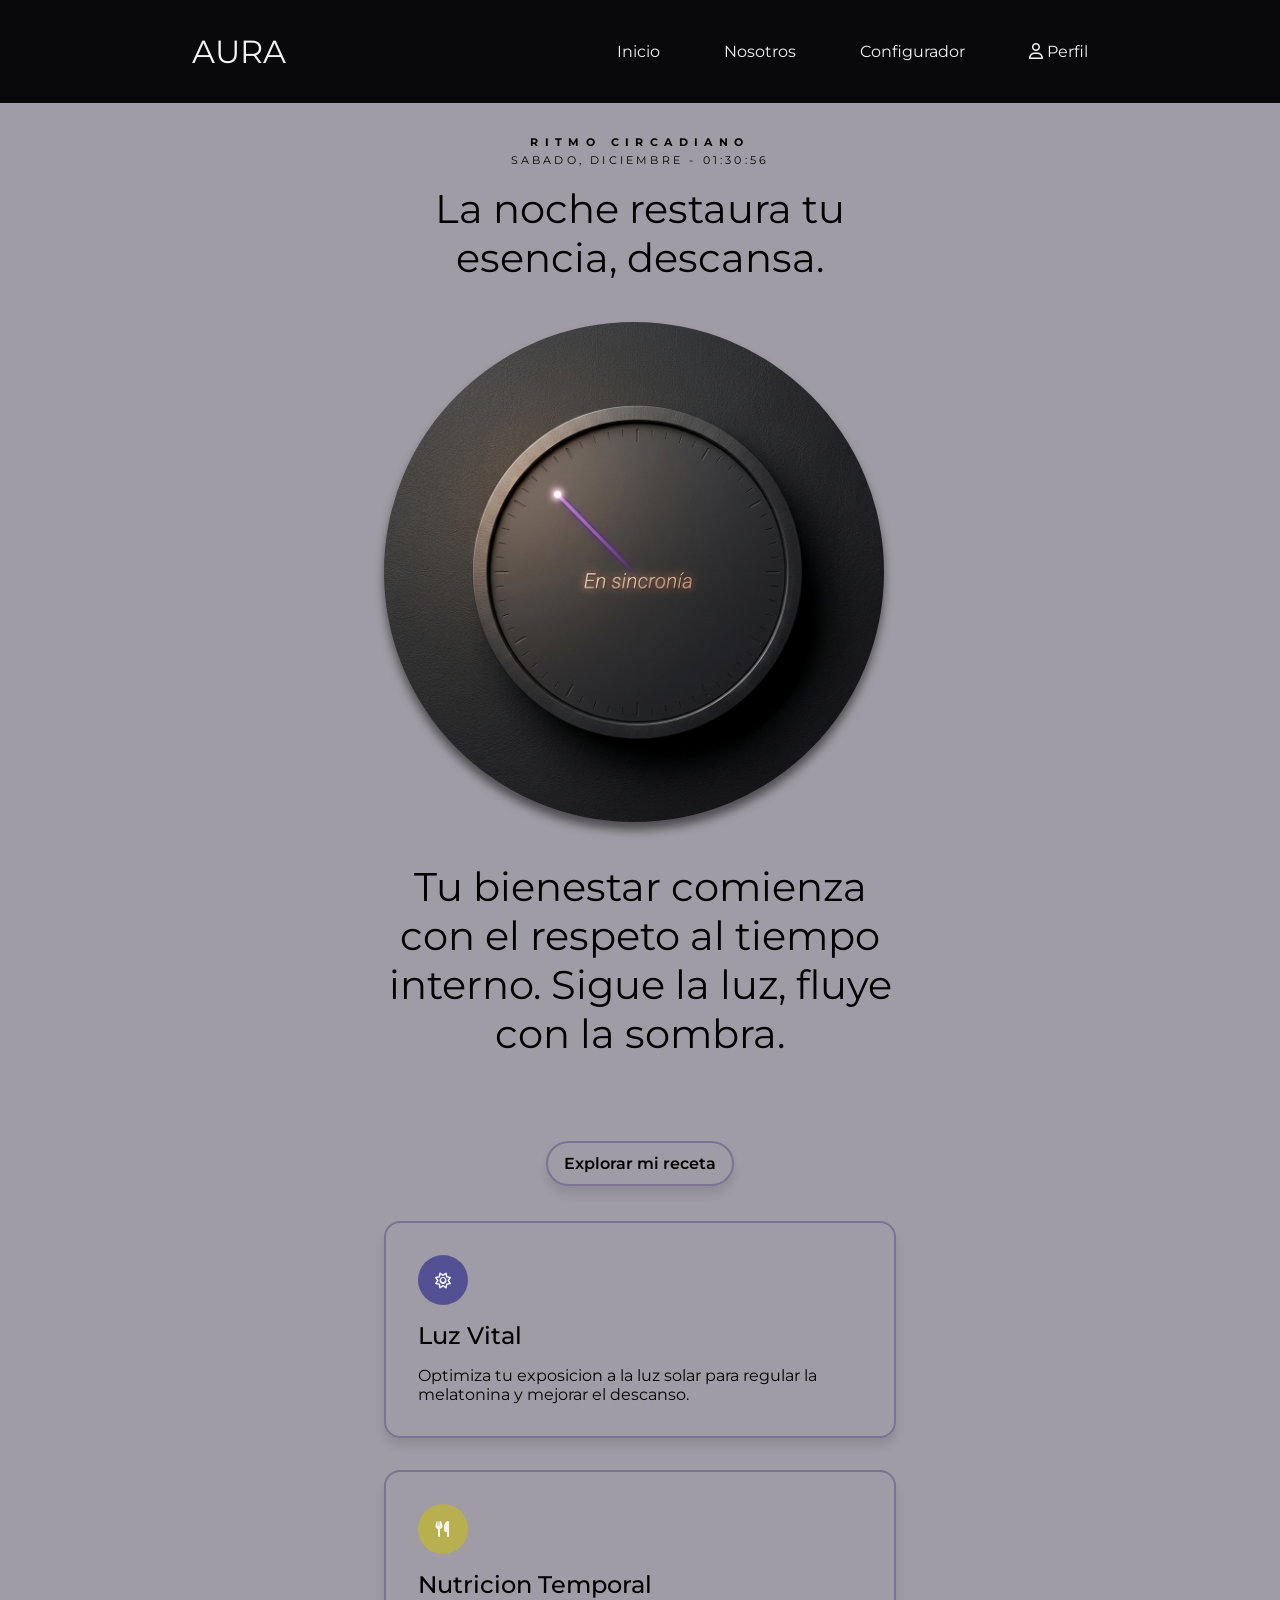
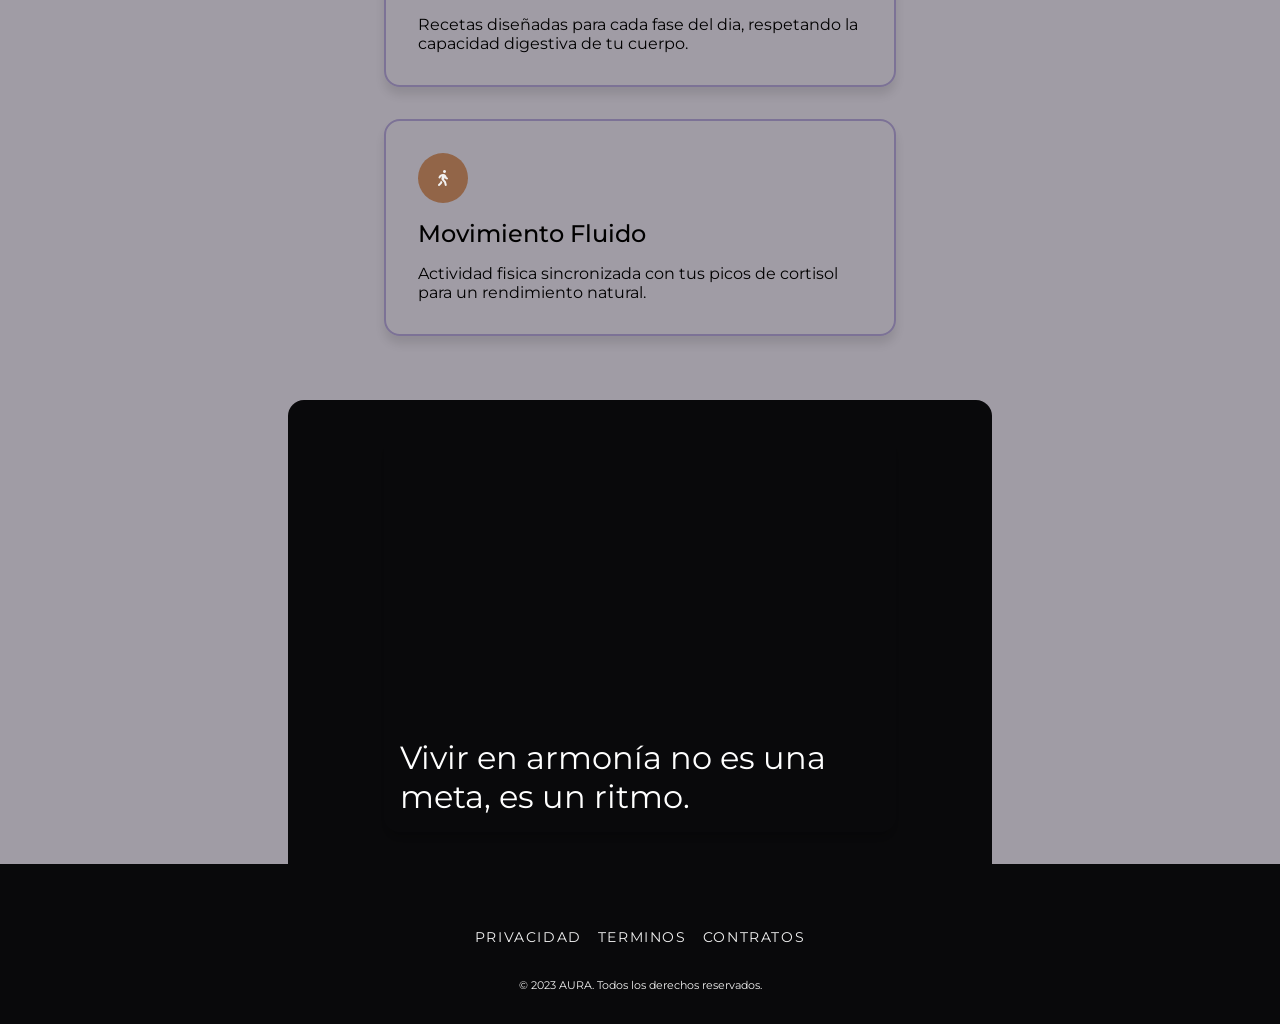
<file: index.html>
<!DOCTYPE html>
<html lang="es">
<head>
    <meta charset="UTF-8">
    <meta name="viewport" content="width=device-width, initial-scale=1.0">
    <!-- Etiqueta meta para el SEO -->
    <meta name="description" content="Aqui encontrarás la sincronizacion  de tu bienestar con el ciclo solar.Una guia interactiva de calma y habitos para equilibrar cuerpo y mente.">
    <meta name="keywords" content="AURA, bienestar, ciclo solar, ritmo circadiano, salud, bienestar emocional, bienestar fisico">
    <meta name="author" content="Kevin Ruiz">
    <!-- Etiqueta title para el SEO -->
    <title>AURA - Sincroniza tu Bienestar con el Ciclo Solar</title>
    <link rel="stylesheet" href="css/main.css">
</head>
<body>

    <nav class="navbar" id="navbar"></nav>

    <main class="main-content">
        <section class="section hero-section">
            <!-- Etiqueta H1 para el SEO -->
            <h1 class="home-title"><strong>Ritmo circadiano</strong></h1>
            <span id="clock-light">00:00</span>
            <h3 class="home-subtitle">La noche restaura tu esencia, descansa.</h3>
            
            <div id="clock"></div>

            <h3 class="home-subtitle">Tu bienestar comienza con el respeto al tiempo interno. Sigue la luz, fluye con la sombra.</h3>
        
        </section>

        <section class="section tips">
            <span>Explorar mi receta</span>
            <div class="cards-tips">
                <article class="card">
                    <div class="card-icon" style="background-color: #2421899d;">
                        <i class="fa-regular fa-sun"></i>
                    </div>
                    <h3>Luz Vital</h3>
                    <p>Optimiza tu exposicion a la luz solar para regular la melatonina y mejorar el descanso.</p>
                </article>
                <article class="card">
                    <div class="card-icon" style="background-color: #c8bd1ea0;">
                        <i class="fa-solid fa-utensils"></i>
                    </div>
                    <h3>Nutricion Temporal</h3>
                    <p>Recetas diseñadas para cada fase del dia, respetando la capacidad digestiva de tu cuerpo.</p>
                </article>
                <article class="card">
                    <div class="card-icon" style="background-color: #8b4513a0;">
                        <i class="fa-solid fa-person-walking"></i>
                    </div>
                    <h3>Movimiento Fluido</h3>
                    <p>Actividad fisica sincronizada con tus picos de cortisol para un rendimiento natural.</p>
                </article>
            </div>
        </section>

        <section class="section manifest-section">
            <div class="manifest-banner">
                <h4>Vivir en armonía no es una meta, es un ritmo.</h4>
            </div>
        </section>
    </main>
    <footer class="footer">
        <section class="terms">
            <a href="#">Privacidad</a>
            <a href="#">Terminos</a>   
            <a href="#">Contratos</a>   
        </section>
        <p>&copy; 2023 AURA. Todos los derechos reservados.</p>
    </footer>
    
    <script src="./js/main.js" type="module"></script>
    <script src="./js/navbar.js" type="module"></script>
</body>
</html>
</file>
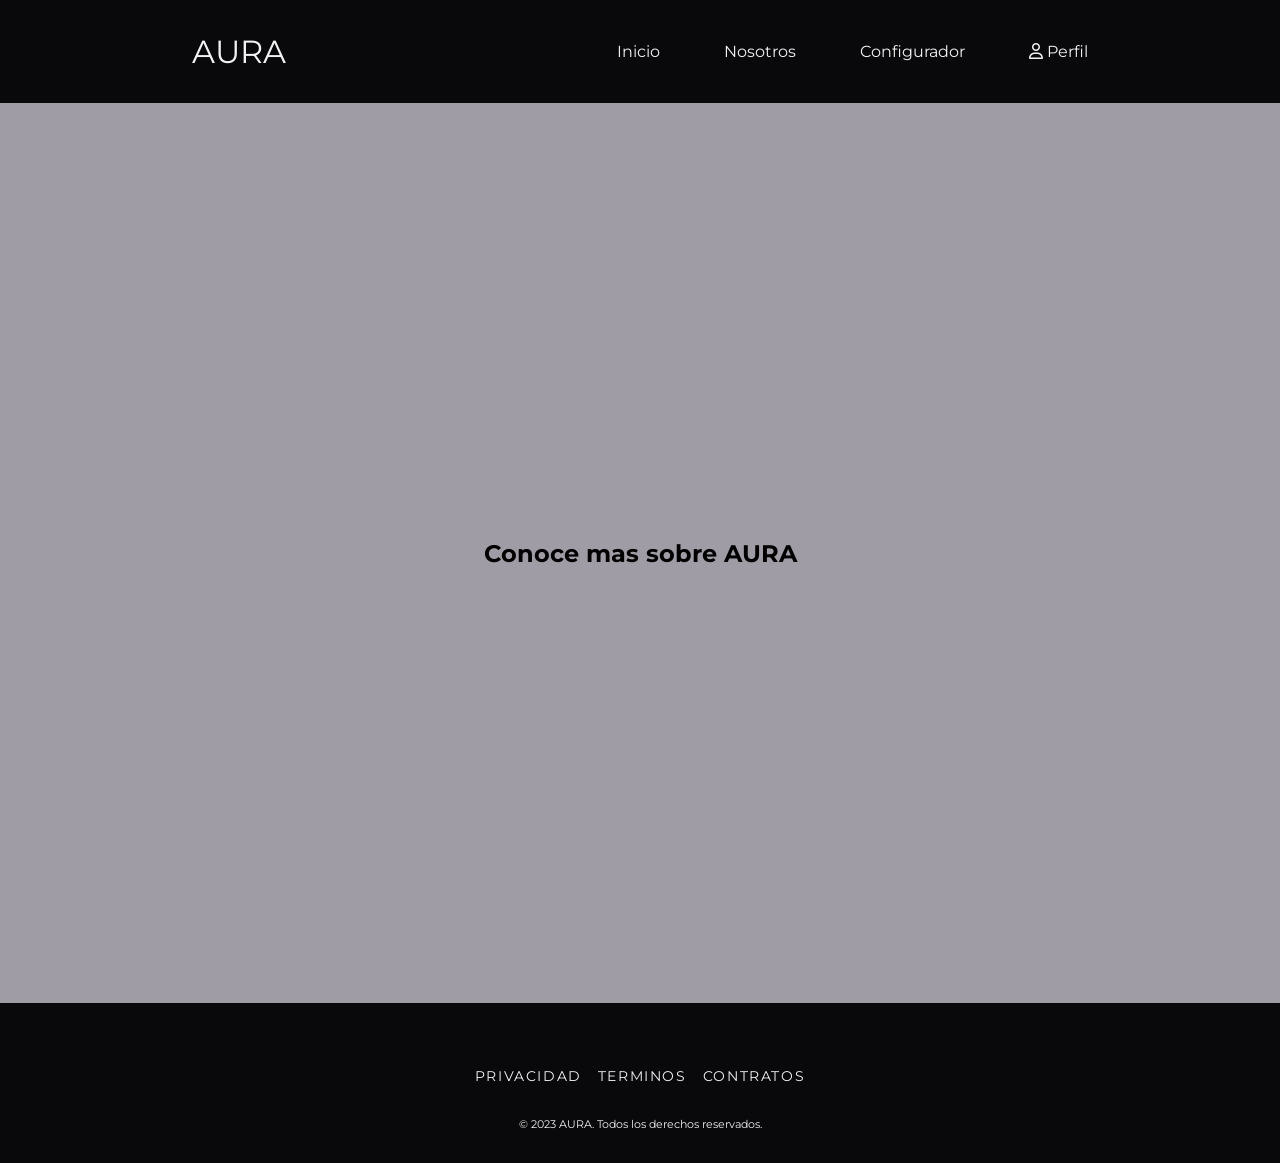
<file: abaut-us.html>
<!DOCTYPE html>
<html lang="es">

<head>
    <meta charset="UTF-8">
    <meta name="viewport" content="width=device-width, initial-scale=1.0">
    <title>Sobre Nosotros - AURA</title>
    <link rel="stylesheet" href="css/main.css">
</head>

<body>

    <nav class="navbar" id="navbar"></nav>

    <main class="main-content">
        <h2>Conoce mas sobre AURA</h2>

    </main>

    <footer class="footer">
        <section class="terms">
            <a href="#">Privacidad</a>
            <a href="#">Terminos</a>
            <a href="#">Contratos</a>
        </section>
        <p>&copy; 2023 AURA. Todos los derechos reservados.</p>
    </footer>

    <script src="./js/navbar.js" type="module"></script>
</body>

</html>
</file>
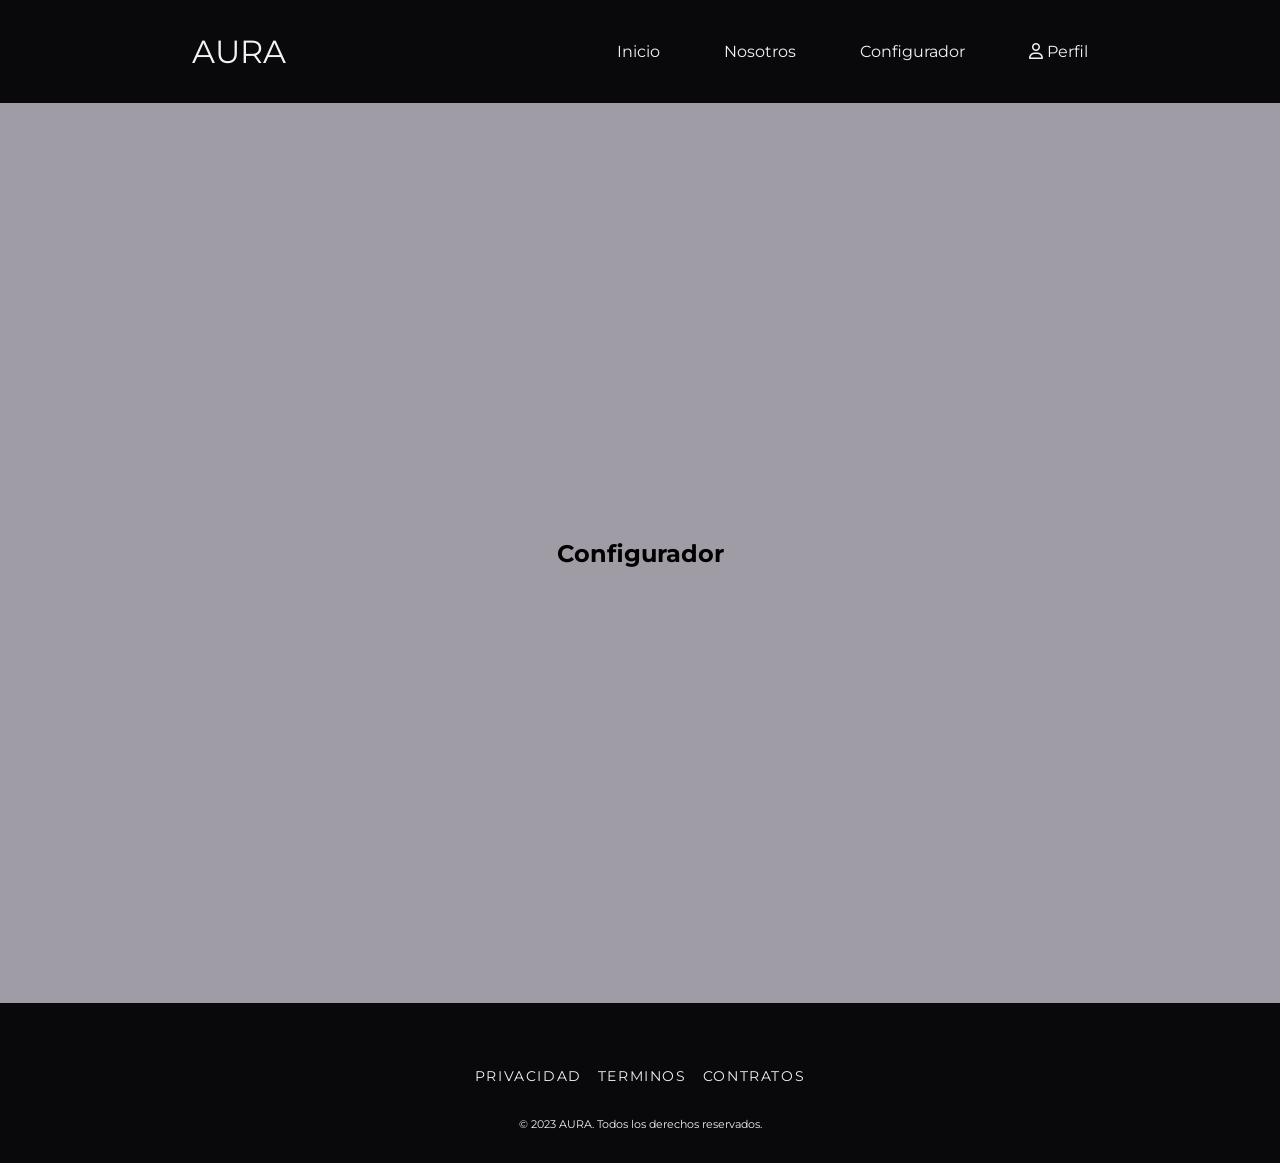
<file: configurator.html>
<!DOCTYPE html>
<html lang="es">
<head>
    <meta charset="UTF-8">
    <meta name="viewport" content="width=device-width, initial-scale=1.0">
    <title>Configurador - AURA</title>
    <link rel="stylesheet" href="css/main.css">
</head>
<body>

    <nav class="navbar" id="navbar"></nav>

    <main class="main-content">
        <h2>Configurador</h2>
    </main>

    <footer class="footer">
        <section class="terms">
            <a href="#">Privacidad</a>
            <a href="#">Terminos</a>   
            <a href="#">Contratos</a>   
        </section>
        <p>&copy; 2023 AURA. Todos los derechos reservados.</p>
    </footer>
    
    <script src="./js/navbar.js" type="module"></script>
</body>
</html>
</file>
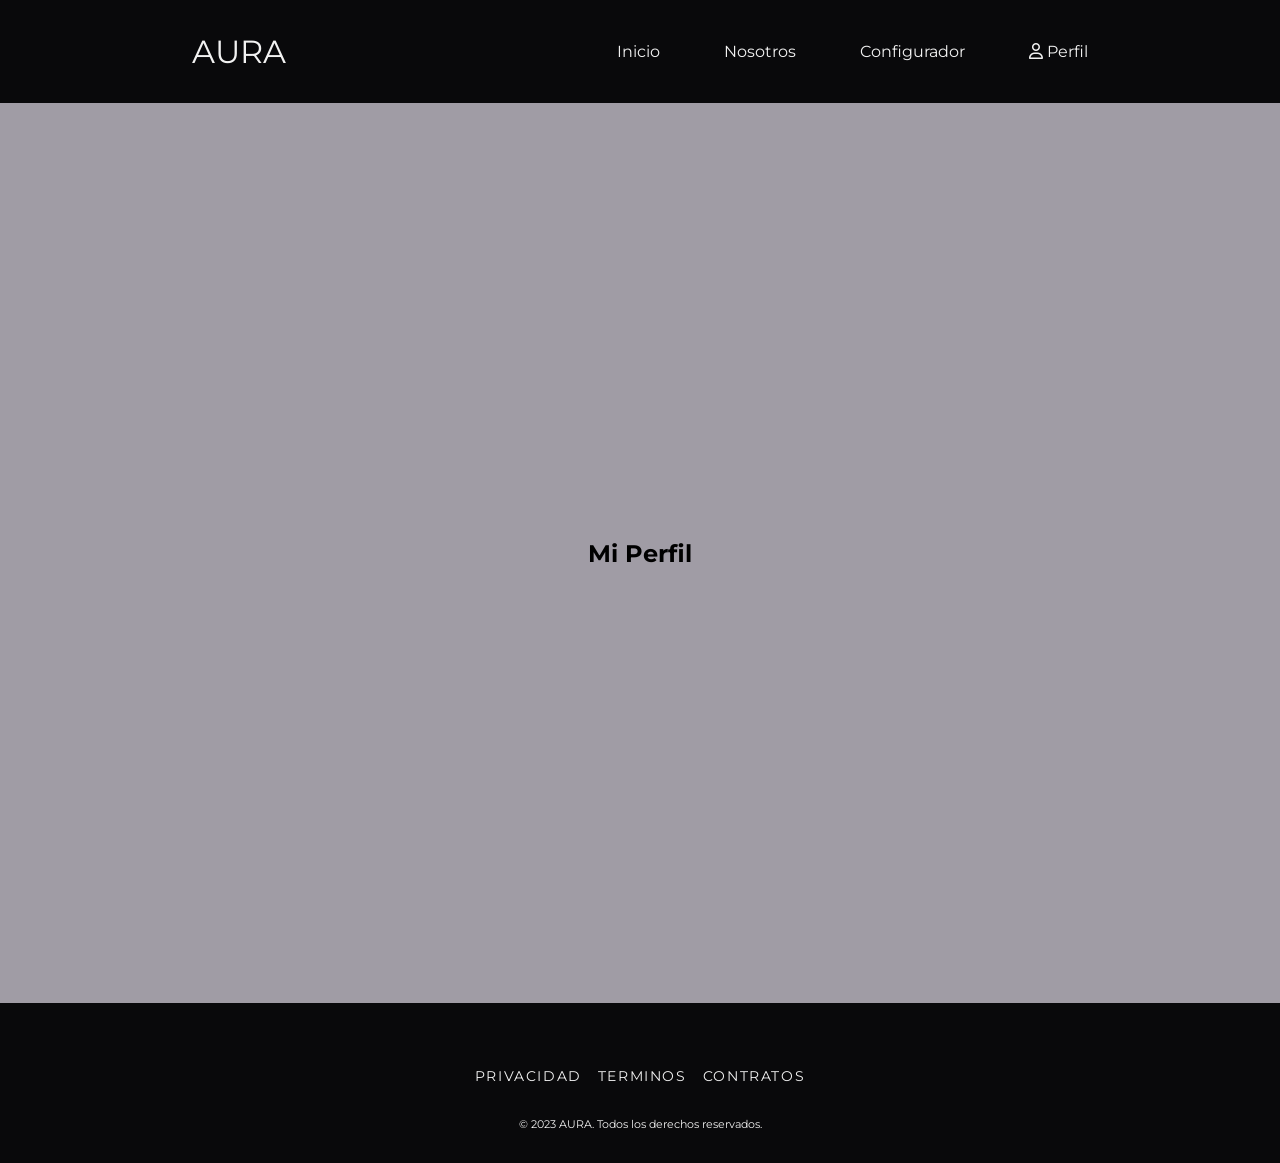
<file: profile.html>
<!DOCTYPE html>
<html lang="es">
<head>
    <meta charset="UTF-8">
    <meta name="viewport" content="width=device-width, initial-scale=1.0">
    <title>AURA</title>
    <link rel="stylesheet" href="css/main.css">
</head>
<body>

    <nav class="navbar" id="navbar"></nav>

    <main class="main-content">
        <h2>Mi Perfil</h2>
    </main>
    <footer class="footer">
        <section class="terms">
            <a href="#">Privacidad</a>
            <a href="#">Terminos</a>   
            <a href="#">Contratos</a>   
        </section>
        <p>&copy; 2023 AURA. Todos los derechos reservados.</p>
    </footer>
    
    <script src="./js/navbar.js" type="module"></script>
</body>
</html>
</file>
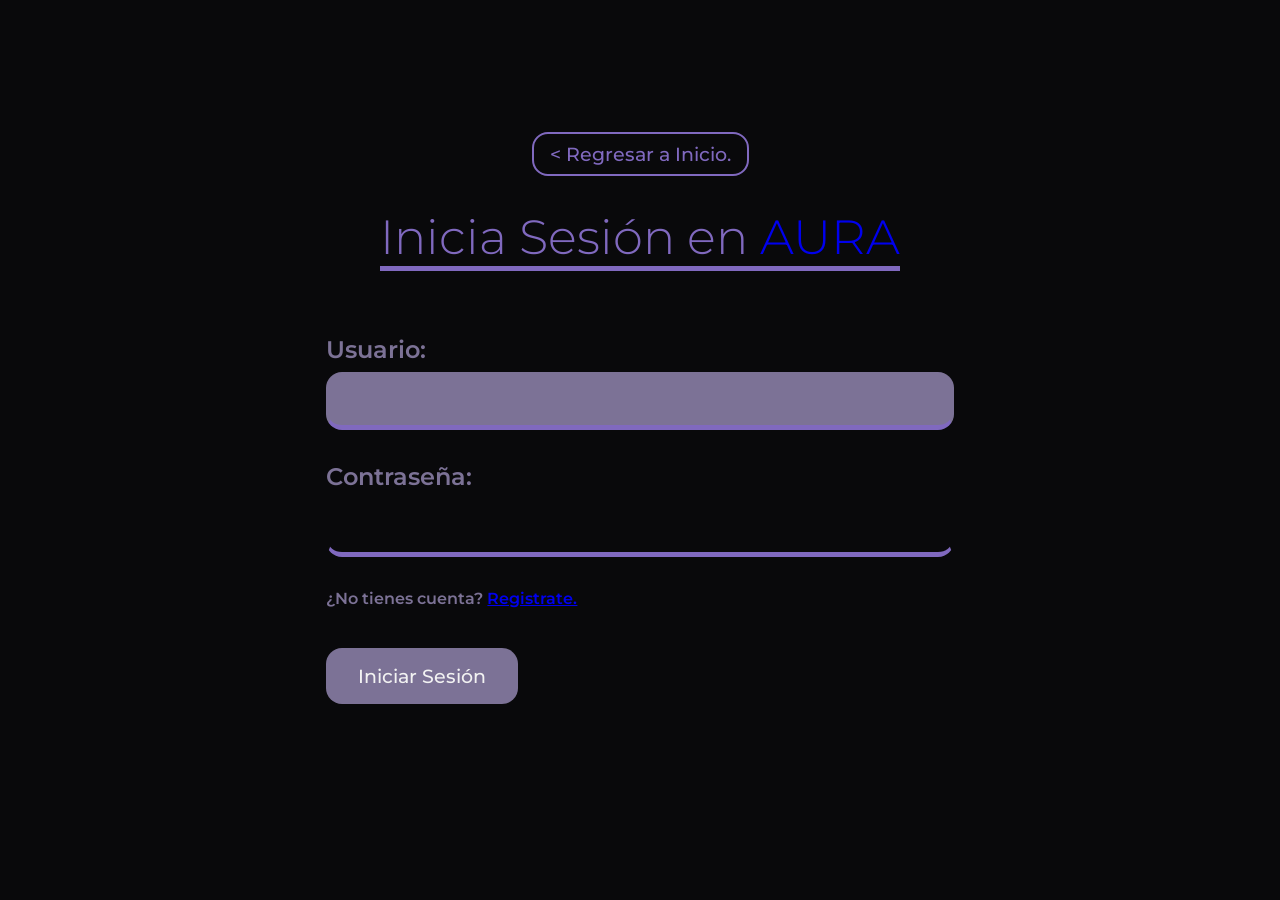
<file: auth/login.html>
<!DOCTYPE html>
<html lang="es">
<head>
    <meta charset="UTF-8">
    <meta name="viewport" content="width=device-width, initial-scale=1.0">
    <title>Login | AURA</title>
    <link rel="stylesheet" href="../css/auth.css">
</head>
<body>

    <main class="main-content">
        <div class="form-content">
            <a class="back-to-home" href="/index.html"> < Regresar a Inicio.</a>
            <h1>Inicia Sesión en <a href="/index.html" style="text-decoration: none;">AURA</a></h1>
            <form action="#" method="GET">
                <label for="username">Usuario:</label>
                <input type="text" id="username" name="username" required autofocus>
            
                <label for="password">Contraseña:</label>
                <input type="password" id="password" name="password" required>
                
                <label for="" class="label-slim">¿No tienes cuenta? <a href="/auth/register.html">Registrate.</a></label>

                <button type="submit">Iniciar Sesión</button>
            </form>
            <div class="alert"></div>
        </div>
    </main>
    <script src="../js/authentication.js" type="module"></script>
</body>
</html>
</file>
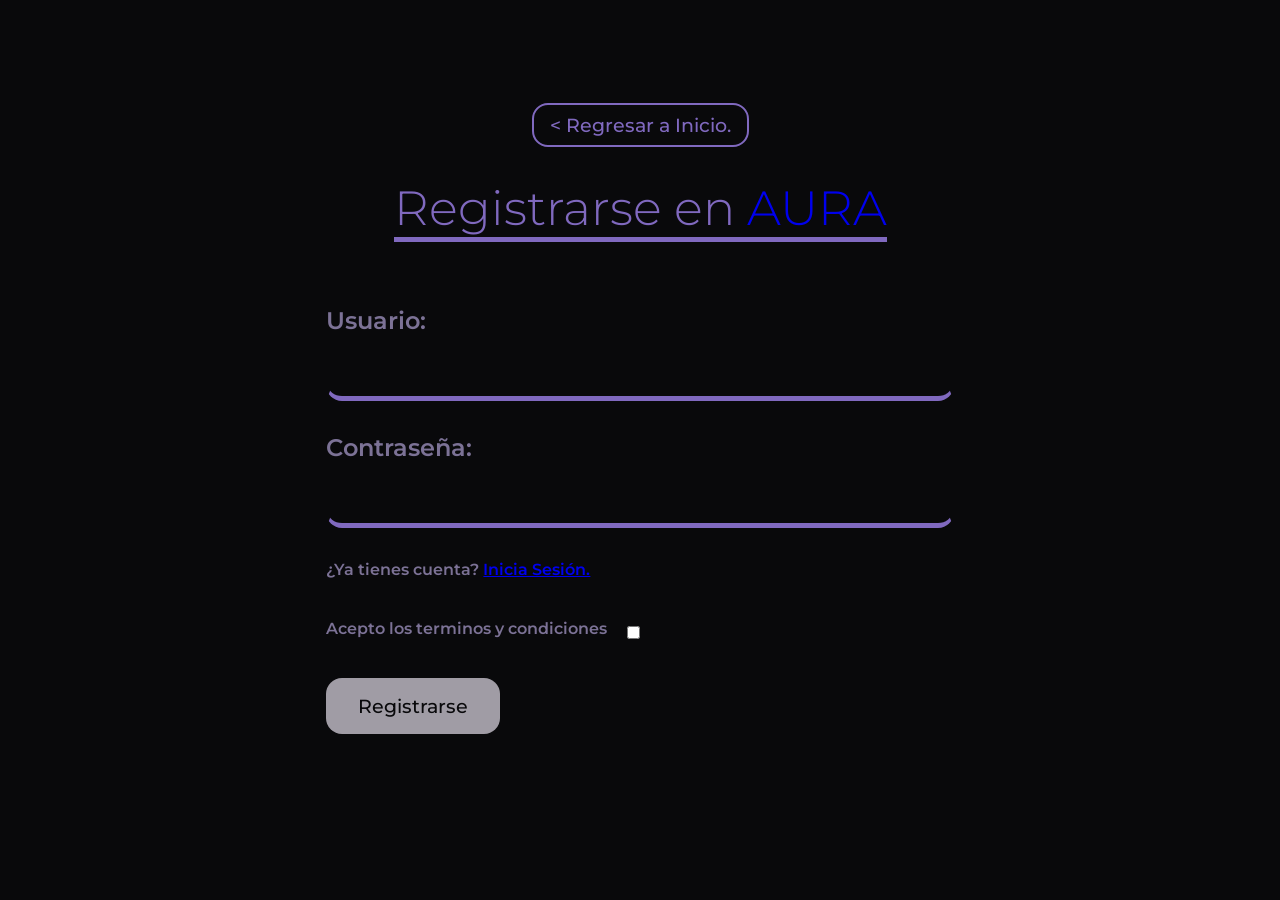
<file: auth/register.html>
<!DOCTYPE html>
<html lang="es">
<head>
    <meta charset="UTF-8">
    <meta name="viewport" content="width=device-width, initial-scale=1.0">
    <title>Login | AURA</title>
    <link rel="stylesheet" href="../css/auth.css">
</head>
<body>

    <main class="main-content">
        <div class="form-content">
            <a class="back-to-home" href="/index.html"> < Regresar a Inicio.</a>
            <h1>Registrarse en <a href="/index.html" style="text-decoration: none;">AURA</a></h1>
            <form>
                <label for="username">Usuario:</label>
                <input type="text" id="username" name="username" required>
                
                <label for="password">Contraseña:</label>
                <input type="password" id="password" name="password" required>
                
                <label for="" class="label-slim">¿Ya tienes cuenta? <a href="/auth/login.html">Inicia Sesión.</a></label>

                <div class="validation-terms">
                    <label for="terms" class="label-slim">Acepto los terminos y condiciones</label>
                    <input type="checkbox" id="terms" name="terms" required>
                </div>
                
                <button type="submit" class="btn-disabled" disabled>Registrarse</button>
            </form>
            <div class="alert">
            </div>
        </div>
    </main>
    
    <script src="../js/authentication.js" type="module"></script>
</body>
</html>
</file>
<file: css/main.css>
@import "imports.css";
@import "reset&variables.css";


/* Navbar Styles */
.navbar {
    background-color: var(--background-color);
    display: flex;
    justify-content: space-between;
    align-items: center;
    padding: 2rem 12rem;
}

.navbar .logo a {
    color: var(--light-color);
    font-size: 2rem;
    text-decoration: none;
    font-weight: 400;
    transition: all 0.5s ease;
}

.navbar .logo a:hover {
    color: var(--primary-color);
    border-bottom: 2px solid var(--primary-color);
}

.navbar .nav-links {
    display: flex;
    gap: 4rem;
    justify-content: center;
    align-items: center;
    list-style: none;
}

.navbar .nav-links a:hover {
    border-bottom: 2px solid var(--primary-color);
}

.navbar .nav-links a {
    color: var(--light-color);
    text-decoration: none;
    list-style: none;
    transition: all 0.5s ease;
}

.nav-links,
.submenu {
    list-style: none;
    padding: 0;
    margin: 0;

}

.nav-links>li {
    display: inline-block;
    position: relative;
}

.submenu {
    display: none;
    position: absolute;
    right: 50%;
    transform: translateX(50%);
    background-color: var(--secondary-color);
    min-width: 200px;
    box-shadow: 0px 8px 10px rgba(0, 0, 0, 0.2);
    border-radius: 1rem;
    z-index: 100;
}

.submenu li a {
    color: var(--dark-color);
    padding: 1rem 2rem;
    text-decoration: none;
    display: block;
    border-radius: 1rem;
}

.submenu li a:hover {
    background-color: var(--primary-color);
}

.dropdown-perfil:hover .submenu {
    display: block;
}

/* Fin de Navbar Styles */

/* main Styles */

.main-content {
    background-color: var(--neutral-color);
    display: flex;
    flex-direction: column;
    justify-content: center;
    align-items: center;
    padding: 0rem 18rem;
    gap: 2rem;
    min-height: 100vh;
}

.section {
    /* background-color:var(--primary-color); */
    width: 100%;
    padding: 2rem 6rem;
}

.hero-section {
    text-align: center;
}

#clock-light{
    margin-top:2rem;
    font-size: 0.7rem;
    text-align: center;
    text-transform: uppercase;
    letter-spacing: 0.2rem;
}

.hero-section .home-title {
    font-size: 0.7rem;
    font-weight: 500;
    letter-spacing: 0.4rem;
    text-transform: uppercase;
    text-align: center;
    ;
}

.hero-section .home-subtitle {
    font-size: 2.5rem;
    font-weight: 400;
    margin-top: 1rem;
}

/* Clock Styles */
#clock {
    margin: 2.5rem 0 2.5rem 0;
    justify-self: center;
    width: 500px;
    height: 500px;
    background: var(--neutral-color);
    -moz-border-radius: 60px;
    -webkit-border-radius: 60px;
    border-radius: 250px;
    box-shadow: 0px 8px 10px rgba(0, 0, 0, 0.5);

    background-image: url('../img/clock.png');
    background-size: cover;
    background-position: center;
    transition: all 0.7s ease;
}

#clock:hover{
    transform: rotate(360deg);
}

/* tips Styles */
.tips {
    text-align: center;
}

.tips span {
    border: 2px solid var(--secondary-color);
    box-shadow: 0px 8px 10px rgba(0, 0, 0, 0.1);
    border-radius: 1.5rem;
    padding: 0.7rem 1rem;
    font-weight: 600;
}

.cards-tips {
    margin-top: 3rem;
    display: flex;
    gap: 2rem;
    flex-wrap: wrap;
    justify-content: center;
    align-items: center;
    width: 100%;
}

.cards-tips .card {
    min-width: 250px;
    min-height: 200px;
    border: 2px solid var(--secondary-color);
    box-shadow: 0px 8px 10px rgba(0, 0, 0, 0.1);
    border-radius: 1rem;
    padding: 2rem 2rem;
}

.card .card-icon {
    color: var(--light-color);
    width: 50px;
    height: 50px;
    border-radius: 25px;
    display: flex;
    justify-content: center;
    align-items: center;
}

.card h3 {
    margin-top: 1rem;
    font-size: 1.5rem;
    font-weight: 500;
    text-align: start;
}

.card p {
    margin-top: 1rem;
    font-size: 1rem;
    font-weight: 400;
    text-align: start;
}

/* manifest-section */

.manifest-section {
    background-color: var(--background-color);
    width: 100%;
    padding: 2rem 6rem;
    display: flex;
    flex-direction: column;
    justify-content: center;
    align-items: center;
    gap: 2rem;
    border-radius: 1rem 1rem 0 0;
}

.manifest-banner {
    background-image: url('https://lh3.googleusercontent.com/aida-public/[base64]');
    background-size: cover;
    background-position: center;
    filter: saturate(0.6);
    width: 100%;
    height: 400px;
    display: flex;
    flex-direction: column;
    justify-content: end;
    align-items: start;
    color: white;
    border-radius: 1rem;
    padding: 1rem 1rem;
    box-shadow: 0px 8px 10px rgba(0, 0, 0, 0.2);
}

.manifest-banner h4 {
    font-size: 2rem;
    font-weight: 400;
}

/* Footer Styles */
.footer {
    background-color: var(--dark-color);
    color: var(--light-color);
    padding: 2rem;
    text-align: center;
}

.footer .terms {
    display: flex;
    justify-content: center;
    gap: 1rem;
    margin: 2rem 0;
}

.terms a {
    text-decoration: none;
    color: var(--light-color);
    text-transform: uppercase;
    font-size: 0.9rem;
    letter-spacing: 0.1rem;
    transition: all 0.5s ease;
}

.terms a:hover {
    color: var(--primary-color);
}

.footer p {
    font-size: 0.7rem;
    font-weight: 400;
}

/*RESPONSIVE*/
@media (max-width: 1199px) {
    .main-content {
        padding: 0 5rem;
    }
}

@media (max-width: 991px) {
    .navbar {
        flex-direction: column;
        gap: 2rem;
    }
}

@media (max-width: 767px) {
    .main-content {
        padding: 0;
    }

    .manifest-section {
        padding: 2rem 4rem;
    }

    .manifest-banner {
        height: 225px;
    }

    .manifest-banner h4 {
        font-size: 1.2rem;
    }

    #clock {
        margin: 2.5rem 0 2.5rem 0;
        justify-self: center;
        width: 300px;
        height: 300px;
        background: var(--neutral-color);
        border-radius: 150px;
        box-shadow: 0px 8px 10px rgba(0, 0, 0, 0.5);
    }

    .hero-section .home-title {
        font-size: 0.5rem;
    }

    .hero-section .home-subtitle {
        font-size: 2rem;
    }

    .submenu {
        right: 50%;
        transform: translateX(-1%);
    }
}

@media (max-width: 767px) {
    .section {
        padding: 2rem 2rem;
    }

    .navbar .nav-links {
        display: flex;
        gap: 3rem;
        justify-content: center;
        align-items: center;
        list-style: none;
    }

    .nav-links a {
        font-size: 0.8rem;
    }
}
</file>
<file: css/auth.css>
@import "imports.css";
@import "reset&variables.css";

.form-content{
    height: 100vh;
    background-color:var(--background-color);
    display: flex;
    flex-direction: column;
    justify-content: center;
    align-items: center;
    padding:0rem 12rem;
    gap:2rem;
    width: 100%;
}

.form-content h1{
    color: var(--primary-color);
    font-size: 3rem;
    font-weight: 300;
    border-bottom: 5px solid var(--primary-color);
}

form{
    width: 70%;

}
#terms{
    width: unset;
    margin-left: 1.2rem;
    margin-top: 32px;
    background: var(--secondary-color);
}

.validation-terms{
    display: flex; 
    align-items: center; 
    justify-content: start;
}

.back-to-home{
    color: var(--primary-color);
    text-decoration: none;
    font-size: 1.2rem;
    font-weight: 500;
    border: 2px solid var(--primary-color);
    padding: 0.5rem 1rem;
    border-radius: 1rem;
    transition: all 0.5s ease;
}
.back-to-home:hover{
    background-color: var(--primary-color);
    color: var(--dark-color);
    border-color: transparent;
}

label{
    color: var(--secondary-color);
    font-size: 1.5rem;
    font-weight: 600;
    display: block;
    margin: 2rem 0 0.5rem 0;
}
.label-slim{
    font-size: 1rem;
}
input{
    width: 100%;
    padding: 1rem;
    border-radius: 1rem;
    border-color: transparent transparent transparent transparent;
    border-bottom: 5px solid var(--primary-color);
    background-color: var(--dark-color);
    color: var(--light-color);
    font-size: 1rem;
}

input:focus{
    outline: none;
    background-color: var(--secondary-color);
    border-color: transparent transparent var(--primary-color) transparent;
}

button{
    margin-top: 2rem;
    padding: 1rem 2rem;
    border-radius: 1rem;
    border: none;
    background-color: var(--secondary-color);
    color: var(--light-color);
    font-size: 1.2rem;
    font-weight: 500;
    cursor: pointer;
    transition: all 0.5s ease;
}

.btn-disabled{
    background-color: var(--neutral-color);
    color: var(--dark-color);
}

button:hover{
    background-color: var(--primary-color);
}
.alert{
    display: flex; 
    justify-content: center; 
    padding: 1rem;
    border-radius: 1rem;
    font-size: 1.2rem;
    font-weight: 500;
    cursor: pointer;
    transition: all 0.5s ease;
}
.alert-warning-visible{
    color: var(--light-color);
    background-color: #ffa200;
}
.alert-success-visible{ 
    color: var(--light-color);
    background-color: var(--primary-color);
    padding: 5rem 1rem;
}
.alert-error-visible{
    color: var(--light-color);
    background-color: red;
}

/* Responsive registro */

@media (max-width: 1024px) {
    .form-content{
        width: 100%;
    }
    form{
        width: 70%;
    }
}

@media (max-width: 768px) {
    .form-content{
        padding: 0rem 2rem;
        width: 100%;
    }
    form{
        width: 90%;
    }
}
</file>
